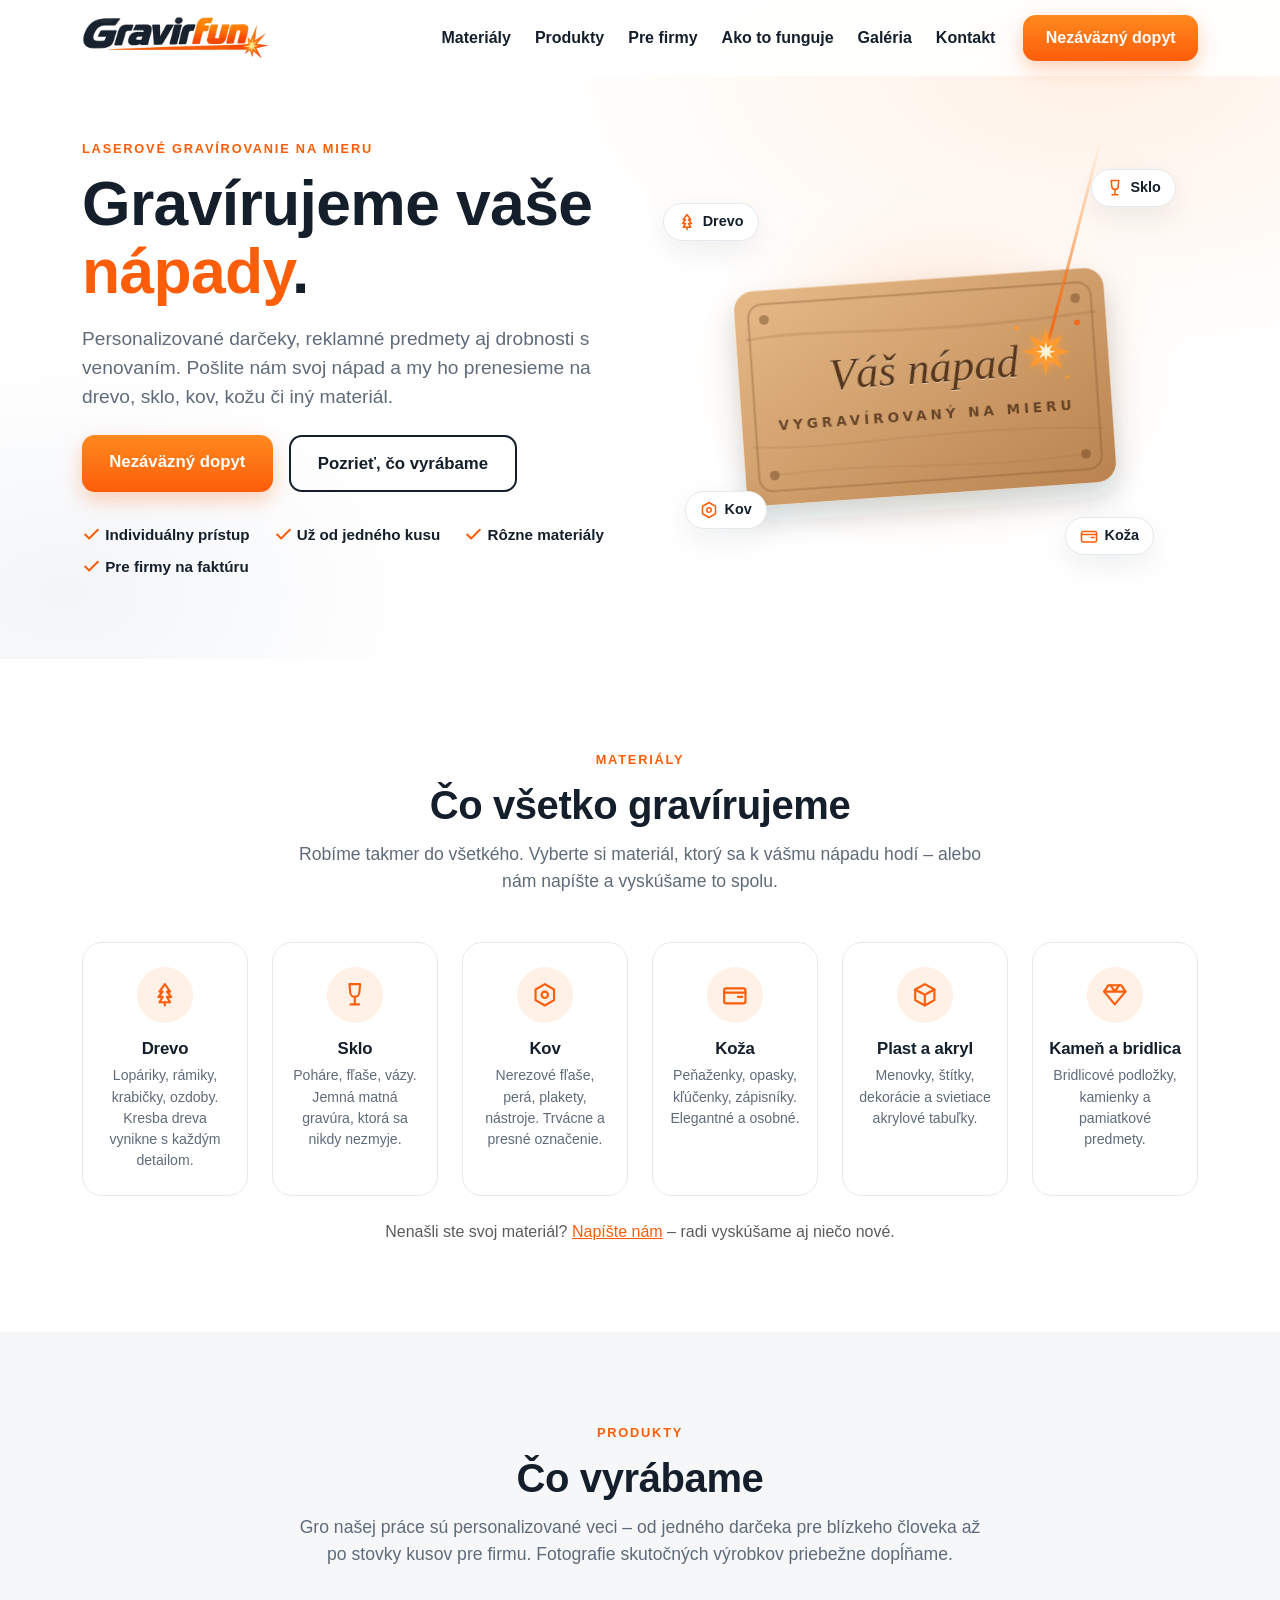
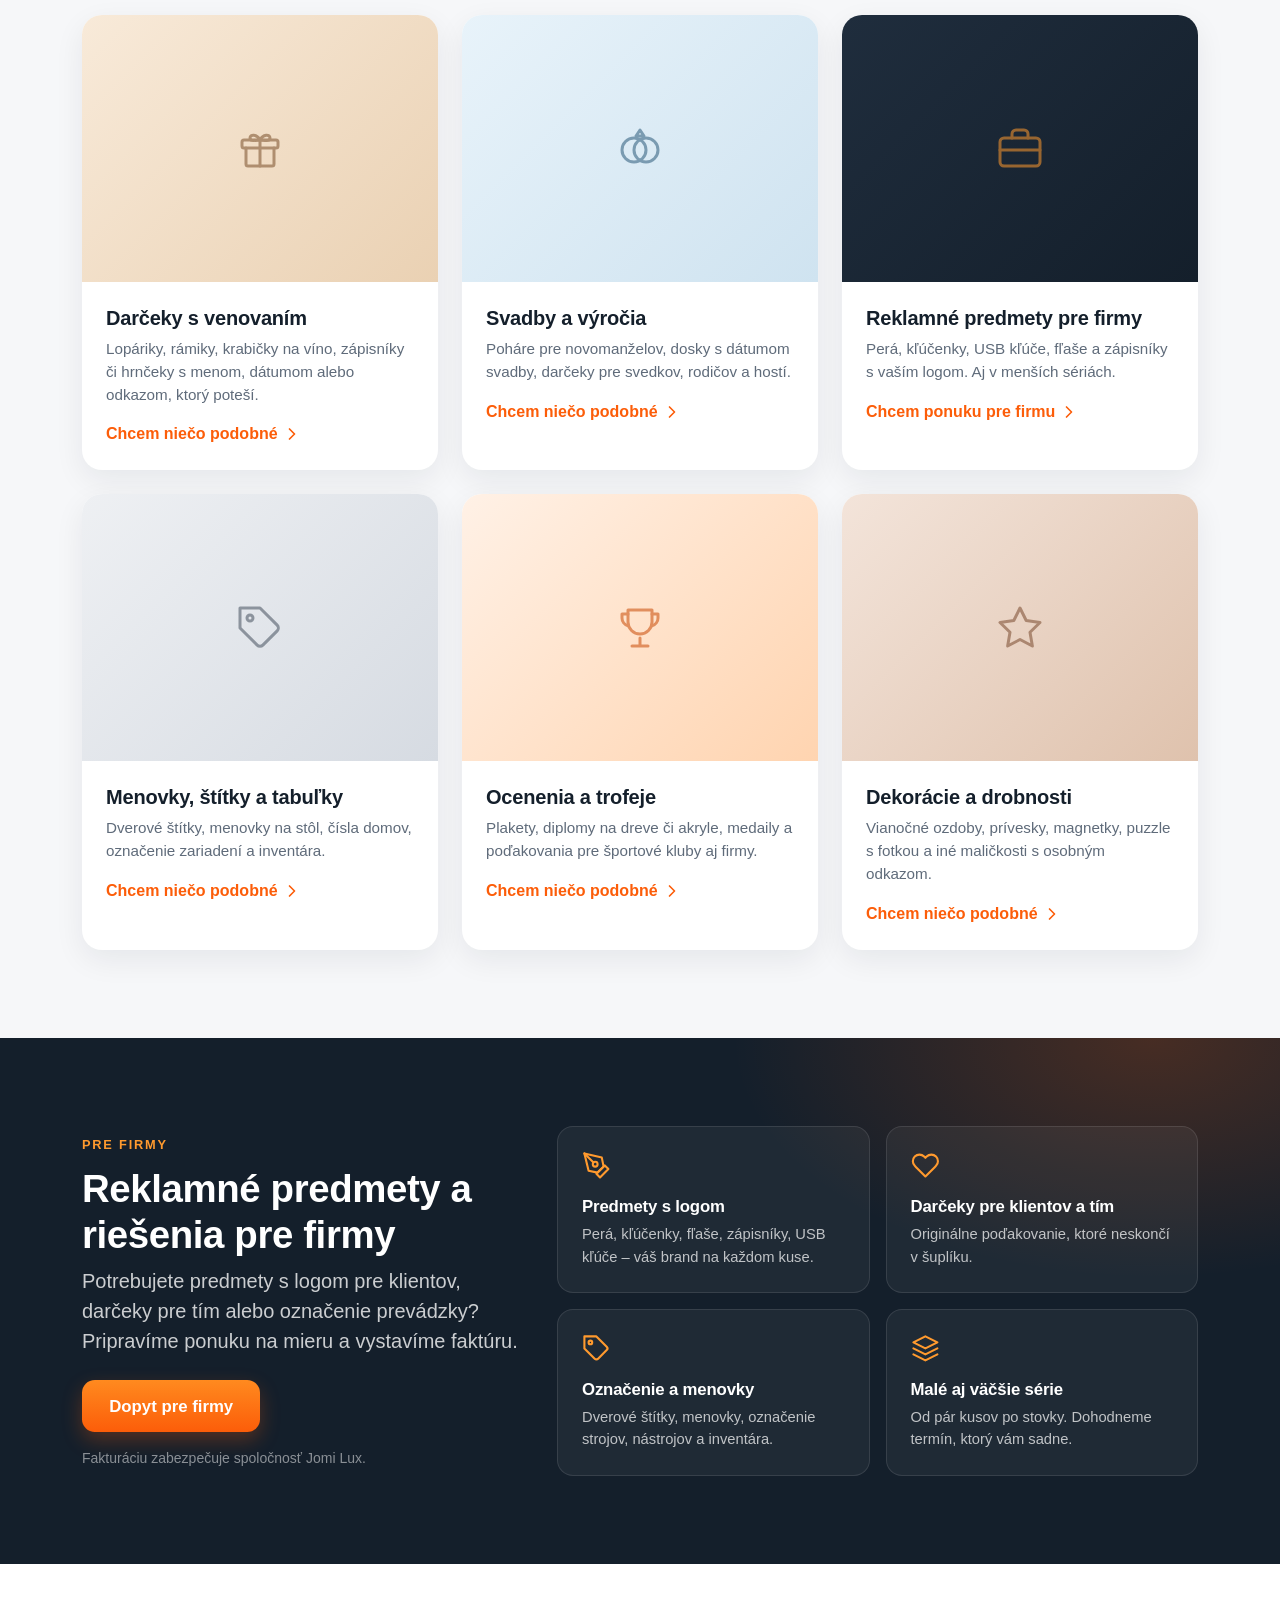
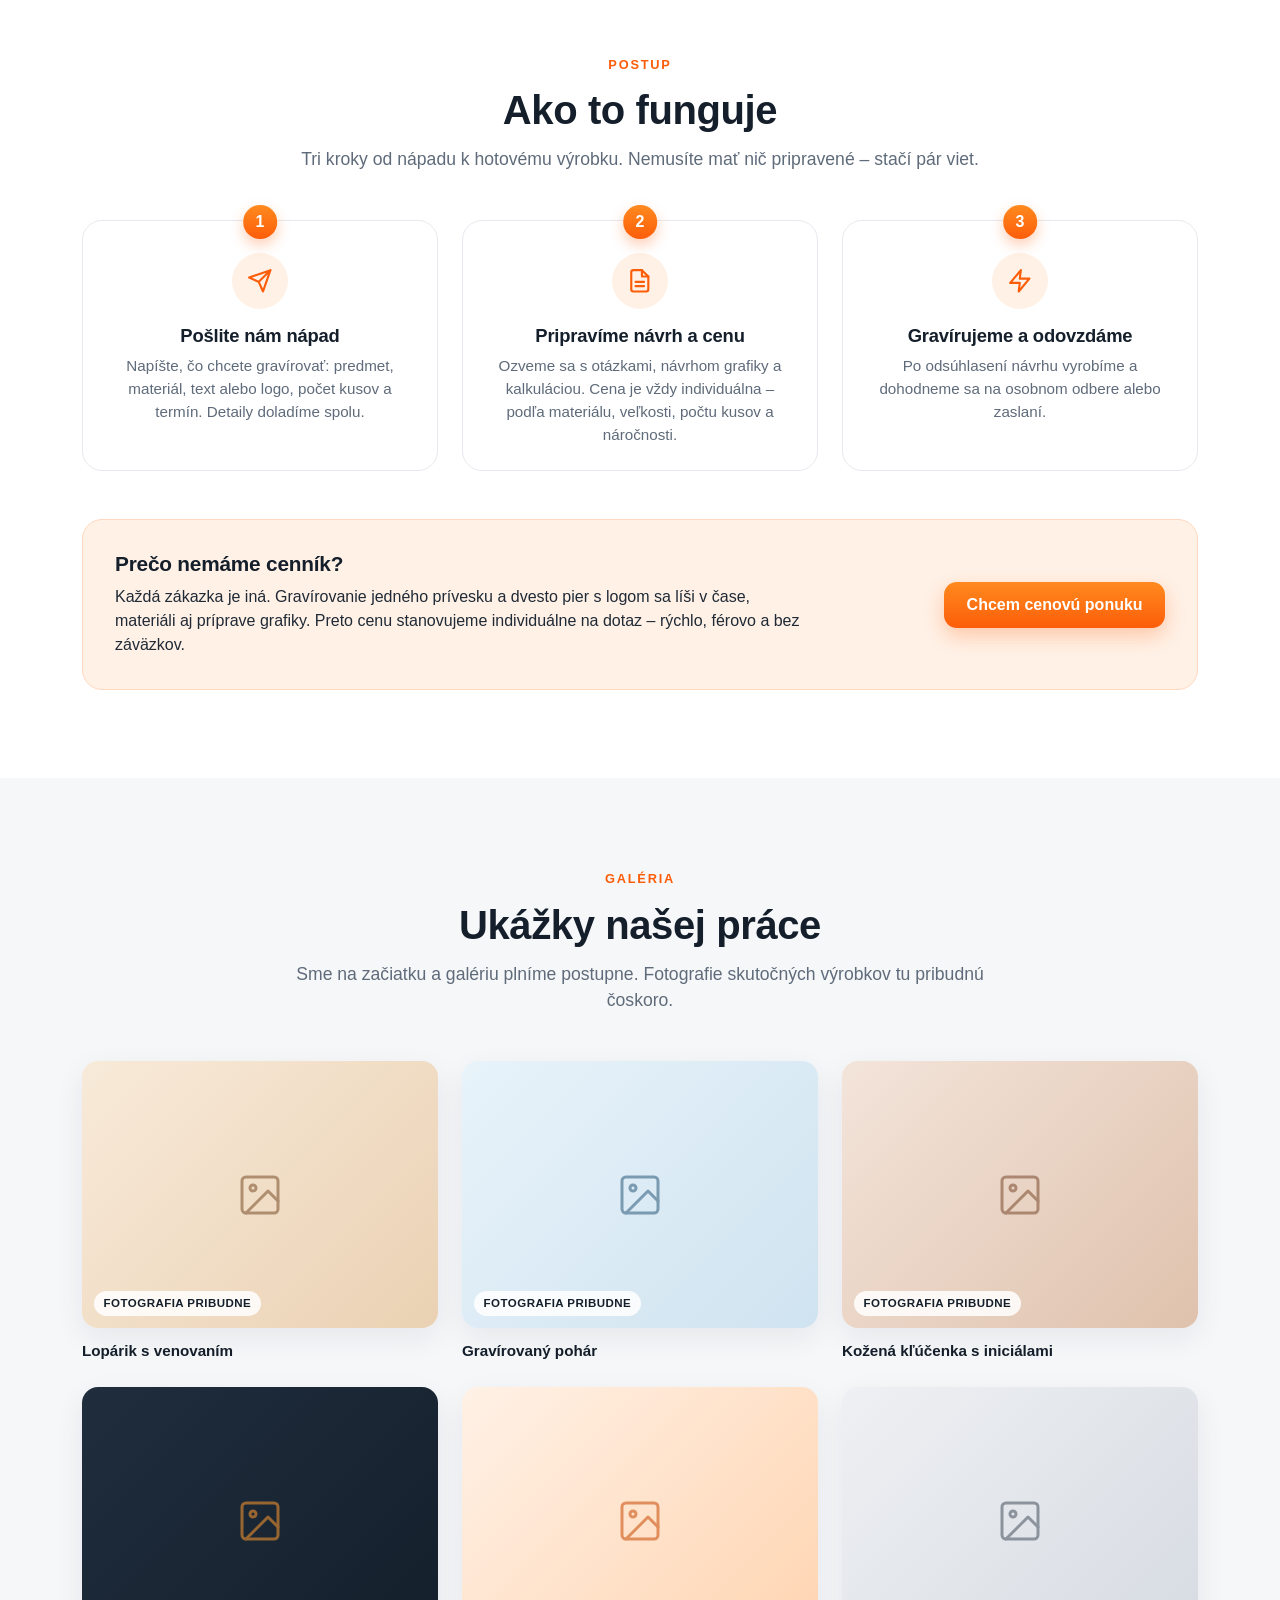
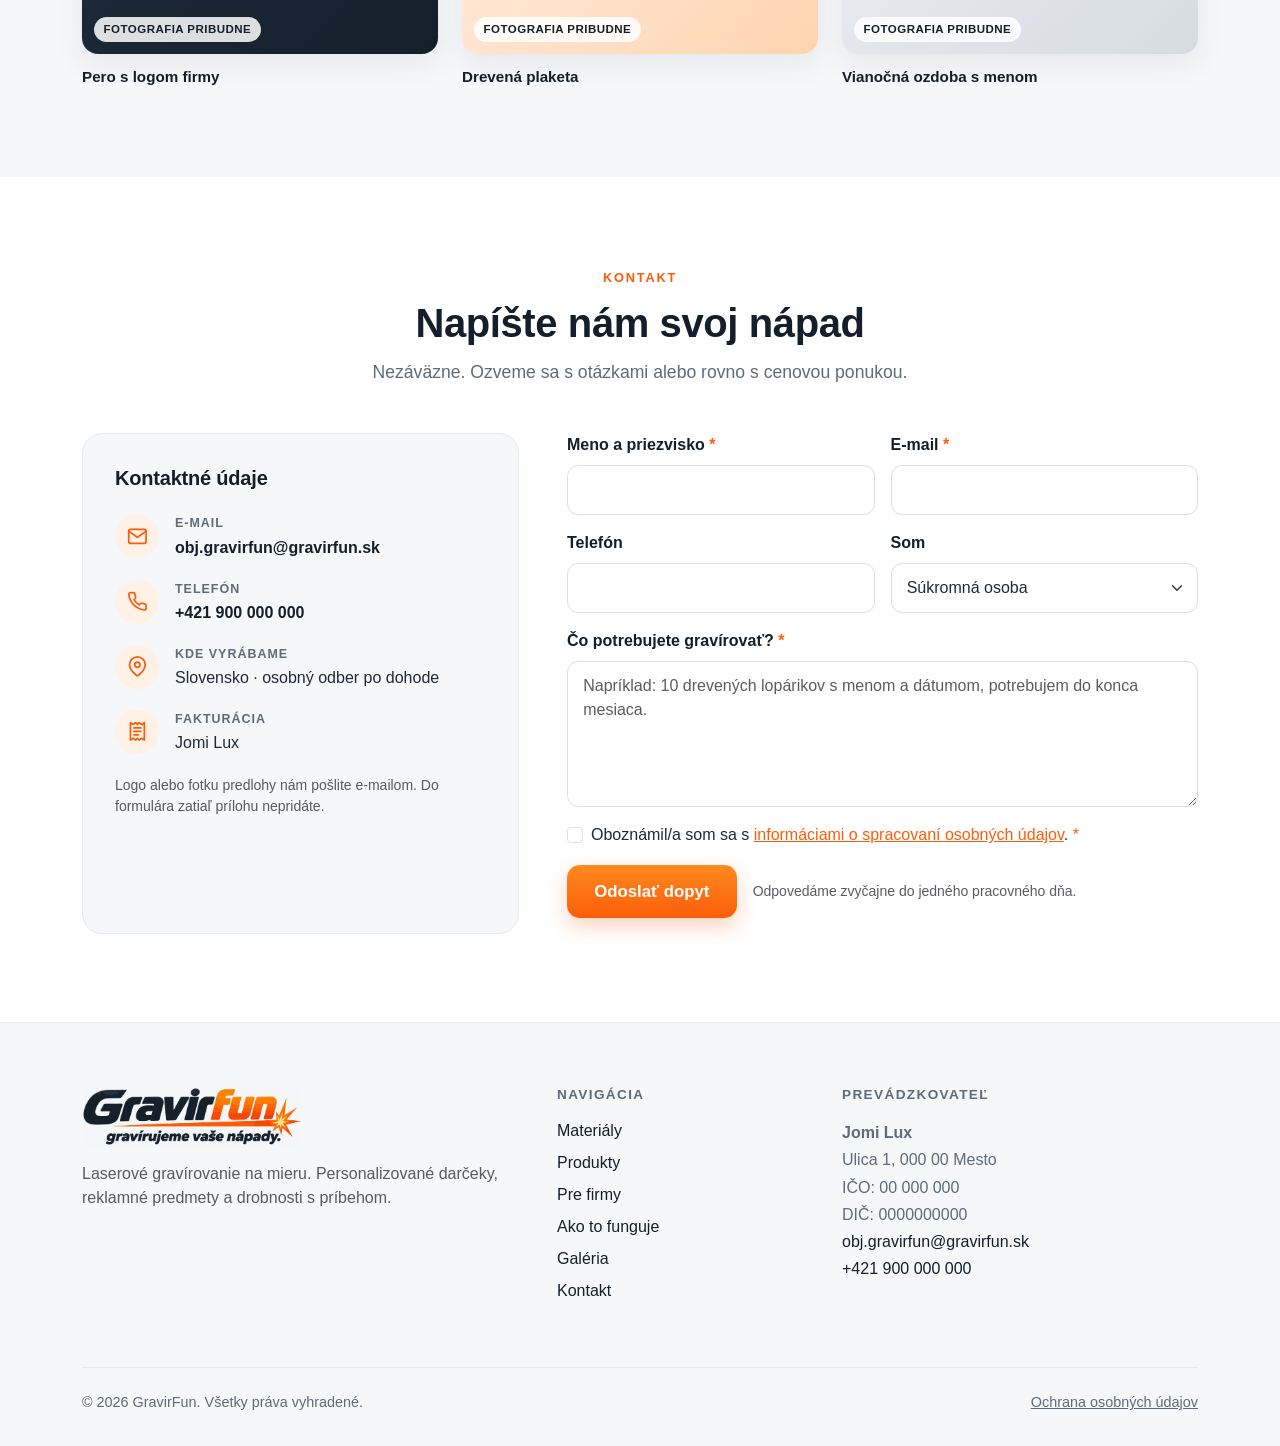
<file: index.html>
<!doctype html>
<html lang="sk">
<head>
  <meta charset="utf-8">
  <meta name="viewport" content="width=device-width, initial-scale=1">
  <title>GravirFun – gravírovanie na mieru | Personalizované darčeky a reklamné predmety</title>
  <meta name="description" content="GravirFun – laserové gravírovanie na mieru. Personalizované darčeky s venovaním, reklamné predmety pre firmy, menovky, trofeje a drobnosti na drevo, sklo, kov či kožu. Pošlite nám nezáväzný dopyt.">
  <meta name="theme-color" content="#ff6a00">
  <!-- Pri zmene domény uprav adresy v canonical, og:url, og:image a JSON-LD nižšie -->
  <link rel="canonical" href="https://gravirfun.sk/">
  <meta property="og:type" content="website">
  <meta property="og:locale" content="sk_SK">
  <meta property="og:site_name" content="GravirFun">
  <meta property="og:title" content="GravirFun – gravírujeme vaše nápady">
  <meta property="og:description" content="Laserové gravírovanie na mieru: personalizované darčeky, reklamné predmety pre firmy a drobnosti s príbehom.">
  <meta property="og:url" content="https://gravirfun.sk/">
  <meta property="og:image" content="https://gravirfun.sk/assets/img/og-image.jpg">
  <meta property="og:image:width" content="1200">
  <meta property="og:image:height" content="630">
  <meta name="twitter:card" content="summary_large_image">
  <link rel="icon" href="assets/img/favicon.svg" type="image/svg+xml">
  <link rel="icon" href="assets/img/icon-192.png" sizes="192x192" type="image/png">
  <link rel="apple-touch-icon" href="assets/img/apple-touch-icon.png">
  <link rel="manifest" href="site.webmanifest">
  <link rel="stylesheet" href="assets/vendor/bootstrap/bootstrap.min.css">
  <link rel="stylesheet" href="assets/css/style.css">
  <script type="application/ld+json">
  {
    "@context": "https://schema.org",
    "@type": "LocalBusiness",
    "name": "GravirFun",
    "description": "Laserové gravírovanie na mieru – personalizované darčeky, reklamné predmety pre firmy, menovky a trofeje.",
    "url": "https://gravirfun.sk/",
    "image": "https://gravirfun.sk/assets/img/og-image.jpg",
    "areaServed": "SK",
    "parentOrganization": { "@type": "Organization", "name": "Jomi Lux" }
  }
  </script>
</head>
<body>

  <!-- Ikony (inline SVG sprite) -->
  <svg xmlns="http://www.w3.org/2000/svg" style="display:none" aria-hidden="true">
    <symbol id="i-tree" viewBox="0 0 24 24"><path d="M12 2l5 7h-3l4 5h-4l3 5H7l3-5H6l4-5H7z"/><path d="M12 19v3"/></symbol>
    <symbol id="i-glass" viewBox="0 0 24 24"><path d="M7 2h10l-.7 7.5a4.3 4.3 0 0 1-8.6 0z"/><path d="M12 14v6M8 21h8"/></symbol>
    <symbol id="i-nut" viewBox="0 0 24 24"><path d="M12 2l8.66 5v10L12 22l-8.66-5V7z"/><circle cx="12" cy="12" r="3"/></symbol>
    <symbol id="i-wallet" viewBox="0 0 24 24"><rect x="2" y="6" width="20" height="14" rx="2"/><path d="M2 10h20"/><path d="M15 14h4"/></symbol>
    <symbol id="i-cube" viewBox="0 0 24 24"><path d="M12 2l9 5v10l-9 5-9-5V7z"/><path d="M3 7l9 5 9-5M12 12v10"/></symbol>
    <symbol id="i-gem" viewBox="0 0 24 24"><path d="M6 3h12l4 6-10 12L2 9z"/><path d="M2 9h20M8 3l4 6 4-6"/></symbol>
    <symbol id="i-gift" viewBox="0 0 24 24"><rect x="3" y="8" width="18" height="4" rx="1"/><path d="M5 12v8a1 1 0 0 0 1 1h12a1 1 0 0 0 1-1v-8"/><path d="M12 8v13"/><path d="M12 8c-1.5-3-5-3-5-1s3 1 5 1zm0 0c1.5-3 5-3 5-1s-3 1-5 1z"/></symbol>
    <symbol id="i-rings" viewBox="0 0 24 24"><circle cx="9" cy="13" r="6"/><circle cx="15" cy="13" r="6"/><path d="M12 3l-2 3h4z"/></symbol>
    <symbol id="i-briefcase" viewBox="0 0 24 24"><rect x="2" y="7" width="20" height="14" rx="2"/><path d="M8 7V5a2 2 0 0 1 2-2h4a2 2 0 0 1 2 2v2M2 13h20"/></symbol>
    <symbol id="i-tag" viewBox="0 0 24 24"><path d="M20.59 13.41l-7.17 7.17a2 2 0 0 1-2.83 0L2 12V2h10l8.59 8.59a2 2 0 0 1 0 2.82z"/><circle cx="7" cy="7" r="1.5"/></symbol>
    <symbol id="i-trophy" viewBox="0 0 24 24"><path d="M8 21h8M12 17v4M6 3h12v6a6 6 0 0 1-12 0z"/><path d="M6 5H3v2a4 4 0 0 0 3 3.87M18 5h3v2a4 4 0 0 1-3 3.87"/></symbol>
    <symbol id="i-star" viewBox="0 0 24 24"><path d="M12 2l3.09 6.26L22 9.27l-5 4.87 1.18 6.88L12 17.77l-6.18 3.25L7 14.14 2 9.27l6.91-1.01z"/></symbol>
    <symbol id="i-send" viewBox="0 0 24 24"><path d="M22 2L11 13M22 2l-7 20-4-9-9-4z"/></symbol>
    <symbol id="i-file" viewBox="0 0 24 24"><path d="M14 2H6a2 2 0 0 0-2 2v16a2 2 0 0 0 2 2h12a2 2 0 0 0 2-2V8z"/><path d="M14 2v6h6M8 13h8M8 17h8"/></symbol>
    <symbol id="i-zap" viewBox="0 0 24 24"><path d="M13 2L3 14h9l-1 8 10-12h-9z"/></symbol>
    <symbol id="i-mail" viewBox="0 0 24 24"><rect x="2" y="4" width="20" height="16" rx="2"/><path d="M22 6l-10 7L2 6"/></symbol>
    <symbol id="i-phone" viewBox="0 0 24 24"><path d="M22 16.92v3a2 2 0 0 1-2.18 2 19.79 19.79 0 0 1-8.63-3.07 19.5 19.5 0 0 1-6-6A19.79 19.79 0 0 1 2.12 4.18 2 2 0 0 1 4.11 2h3a2 2 0 0 1 2 1.72c.13.96.37 1.9.72 2.81a2 2 0 0 1-.45 2.11L8.09 9.91a16 16 0 0 0 6 6l1.27-1.27a2 2 0 0 1 2.11-.45c.91.35 1.85.59 2.81.72A2 2 0 0 1 22 16.92z"/></symbol>
    <symbol id="i-pin" viewBox="0 0 24 24"><path d="M21 10c0 7-9 13-9 13s-9-6-9-13a9 9 0 0 1 18 0z"/><circle cx="12" cy="10" r="3"/></symbol>
    <symbol id="i-check" viewBox="0 0 24 24"><path d="M20 6L9 17l-5-5"/></symbol>
    <symbol id="i-image" viewBox="0 0 24 24"><rect x="3" y="3" width="18" height="18" rx="2"/><circle cx="8.5" cy="8.5" r="1.5"/><path d="M21 15l-5-5L5 21"/></symbol>
    <symbol id="i-layers" viewBox="0 0 24 24"><path d="M12 2l10 5-10 5L2 7z"/><path d="M2 12l10 5 10-5M2 17l10 5 10-5"/></symbol>
    <symbol id="i-pen" viewBox="0 0 24 24"><path d="M12 19l7-7 3 3-7 7-3-3z"/><path d="M18 13l-1.5-7.5L2 2l3.5 14.5L13 18l5-5z"/><path d="M2 2l7.586 7.586"/><circle cx="11" cy="11" r="2"/></symbol>
    <symbol id="i-chevron" viewBox="0 0 24 24"><path d="M9 18l6-6-6-6"/></symbol>
    <symbol id="i-users" viewBox="0 0 24 24"><path d="M17 21v-2a4 4 0 0 0-4-4H5a4 4 0 0 0-4 4v2"/><circle cx="9" cy="7" r="4"/><path d="M23 21v-2a4 4 0 0 0-3-3.87M16 3.13a4 4 0 0 1 0 7.75"/></symbol>
    <symbol id="i-receipt" viewBox="0 0 24 24"><path d="M4 2v20l3-2 3 2 2-2 2 2 3-2 3 2V2l-3 2-3-2-2 2-2-2-3 2z"/><path d="M8 8h8M8 12h8M8 16h5"/></symbol>
    <symbol id="i-heart" viewBox="0 0 24 24"><path d="M20.84 4.61a5.5 5.5 0 0 0-7.78 0L12 5.67l-1.06-1.06a5.5 5.5 0 0 0-7.78 7.78l1.06 1.06L12 21.23l7.78-7.78 1.06-1.06a5.5 5.5 0 0 0 0-7.78z"/></symbol>
    <symbol id="i-box" viewBox="0 0 24 24"><path d="M21 16V8a2 2 0 0 0-1-1.73l-7-4a2 2 0 0 0-2 0l-7 4A2 2 0 0 0 3 8v8a2 2 0 0 0 1 1.73l7 4a2 2 0 0 0 2 0l7-4A2 2 0 0 0 21 16z"/><path d="M3.27 6.96L12 12.01l8.73-5.05M12 22.08V12"/></symbol>
  </svg>

  <!-- Navigácia -->
  <nav class="navbar navbar-expand-lg fixed-top" id="mainNav" aria-label="Hlavná navigácia">
    <div class="container">
      <a class="navbar-brand" href="#uvod">
        <img src="assets/img/logo-nav.png" alt="GravirFun" width="520" height="122">
      </a>
      <button class="navbar-toggler" type="button" data-bs-toggle="collapse" data-bs-target="#navMenu" aria-controls="navMenu" aria-expanded="false" aria-label="Otvoriť menu">
        <span class="navbar-toggler-icon"></span>
      </button>
      <div class="collapse navbar-collapse" id="navMenu">
        <ul class="navbar-nav ms-auto align-items-lg-center">
          <li class="nav-item"><a class="nav-link" href="#materialy">Materiály</a></li>
          <li class="nav-item"><a class="nav-link" href="#produkty">Produkty</a></li>
          <li class="nav-item"><a class="nav-link" href="#firmy">Pre firmy</a></li>
          <li class="nav-item"><a class="nav-link" href="#postup">Ako to funguje</a></li>
          <li class="nav-item"><a class="nav-link" href="#galeria">Galéria</a></li>
          <li class="nav-item"><a class="nav-link" href="#kontakt">Kontakt</a></li>
          <li class="nav-item ms-lg-3 mt-3 mt-lg-0"><a class="btn btn-brand" href="#kontakt">Nezáväzný dopyt</a></li>
        </ul>
      </div>
    </div>
  </nav>

  <main>
    <!-- Úvod -->
    <header id="uvod" class="hero">
      <div class="container">
        <div class="row align-items-center gy-5">
          <div class="col-lg-6">
            <span class="eyebrow">Laserové gravírovanie na mieru</span>
            <h1 class="hero-title">Gravírujeme vaše <span class="text-brand">nápady</span>.</h1>
            <p class="lead hero-lead">Personalizované darčeky, reklamné predmety aj drobnosti s venovaním. Pošlite nám svoj nápad a my ho prenesieme na drevo, sklo, kov, kožu či iný materiál.</p>
            <div class="d-flex flex-wrap gap-3 mt-4">
              <a href="#kontakt" class="btn btn-brand btn-lg">Nezáväzný dopyt</a>
              <a href="#produkty" class="btn btn-outline-navy btn-lg">Pozrieť, čo vyrábame</a>
            </div>
            <ul class="hero-points list-unstyled">
              <li><svg class="icon"><use href="#i-check"/></svg> Individuálny prístup</li>
              <li><svg class="icon"><use href="#i-check"/></svg> Už od jedného kusu</li>
              <li><svg class="icon"><use href="#i-check"/></svg> Rôzne materiály</li>
              <li><svg class="icon"><use href="#i-check"/></svg> Pre firmy na faktúru</li>
            </ul>
          </div>
          <div class="col-lg-6">
            <div class="hero-visual">
              <svg viewBox="0 0 560 440" xmlns="http://www.w3.org/2000/svg" role="img" aria-labelledby="heroSvgTitle">
                <title id="heroSvgTitle">Ilustrácia: laser gravíruje nápis na drevenú tabuľku</title>
                <defs>
                  <radialGradient id="blob" cx="50%" cy="50%" r="50%">
                    <stop offset="0" stop-color="#ffd3b3"/>
                    <stop offset="1" stop-color="#fff3ea" stop-opacity="0"/>
                  </radialGradient>
                  <linearGradient id="wood" x1="0" y1="0" x2="1" y2="1">
                    <stop offset="0" stop-color="#e6ba88"/>
                    <stop offset="1" stop-color="#b9834f"/>
                  </linearGradient>
                  <linearGradient id="beam" x1="0" y1="0" x2="0" y2="1">
                    <stop offset="0" stop-color="#ff9a2e" stop-opacity="0"/>
                    <stop offset="1" stop-color="#fc5d09"/>
                  </linearGradient>
                  <filter id="glow" x="-50%" y="-50%" width="200%" height="200%">
                    <feGaussianBlur stdDeviation="4" result="b"/>
                    <feMerge><feMergeNode in="b"/><feMergeNode in="SourceGraphic"/></feMerge>
                  </filter>
                  <filter id="shadow" x="-10%" y="-10%" width="120%" height="140%">
                    <feDropShadow dx="0" dy="16" stdDeviation="14" flood-color="#141f2b" flood-opacity=".18"/>
                  </filter>
                </defs>
                <ellipse cx="290" cy="235" rx="260" ry="195" fill="url(#blob)"/>
                <g filter="url(#shadow)" transform="rotate(-4 280 250)">
                  <rect x="90" y="140" width="380" height="220" rx="20" fill="url(#wood)"/>
                  <rect x="104" y="154" width="352" height="192" rx="14" fill="none" stroke="#7a4f2a" stroke-opacity=".35" stroke-width="2"/>
                  <path d="M100 190 C 180 180, 260 200, 460 185" stroke="#8b5a30" stroke-opacity=".18" fill="none" stroke-width="3"/>
                  <path d="M100 300 C 200 310, 300 290, 460 305" stroke="#8b5a30" stroke-opacity=".15" fill="none" stroke-width="2"/>
                  <path d="M120 330 C 220 322, 330 340, 440 330" stroke="#8b5a30" stroke-opacity=".12" fill="none" stroke-width="2"/>
                  <circle cx="120" cy="170" r="5" fill="#6b4323" opacity=".45"/>
                  <circle cx="440" cy="170" r="5" fill="#6b4323" opacity=".45"/>
                  <circle cx="120" cy="330" r="5" fill="#6b4323" opacity=".45"/>
                  <circle cx="440" cy="330" r="5" fill="#6b4323" opacity=".45"/>
                  <text x="280" y="246" text-anchor="middle" font-family="Georgia, 'Times New Roman', serif" font-style="italic" font-size="46" fill="#f6e2c8" opacity=".6" transform="translate(0,1.5)">Váš nápad</text>
                  <text x="280" y="246" text-anchor="middle" font-family="Georgia, 'Times New Roman', serif" font-style="italic" font-size="46" fill="#55341a">Váš nápad</text>
                  <text x="280" y="284" text-anchor="middle" font-family="system-ui, -apple-system, 'Segoe UI', Roboto, sans-serif" font-size="14" font-weight="600" letter-spacing="4" fill="#55341a" opacity=".85">VYGRAVÍROVANÝ NA MIERU</text>
                </g>
                <line x1="462" y1="-10" x2="404" y2="214" stroke="url(#beam)" stroke-width="3" stroke-linecap="round"/>
                <g filter="url(#glow)" transform="translate(404 214)">
                  <polygon points="0,-24 3.7,-9 17,-17 9,-3.7 24,0 9,3.7 17,17 3.7,9 0,24 -3.7,9 -17,17 -9,3.7 -24,0 -9,-3.7 -17,-17 -3.7,-9" fill="#ff9a2e"/>
                  <polygon points="0,-10 1.5,-3.7 7,-7 3.7,-1.5 10,0 3.7,1.5 7,7 1.5,3.7 0,10 -1.5,3.7 -7,7 -3.7,1.5 -10,0 -3.7,-1.5 -7,-7 -1.5,-3.7" fill="#fff4d6"/>
                </g>
                <circle cx="436" cy="184" r="3" fill="#fc5d09" opacity=".8"/>
                <circle cx="374" cy="190" r="2.5" fill="#ff9a2e" opacity=".8"/>
                <circle cx="426" cy="240" r="2" fill="#ff9a2e" opacity=".7"/>
              </svg>
              <span class="chip chip-1"><svg class="icon"><use href="#i-tree"/></svg> Drevo</span>
              <span class="chip chip-2"><svg class="icon"><use href="#i-glass"/></svg> Sklo</span>
              <span class="chip chip-3"><svg class="icon"><use href="#i-nut"/></svg> Kov</span>
              <span class="chip chip-4"><svg class="icon"><use href="#i-wallet"/></svg> Koža</span>
            </div>
          </div>
        </div>
      </div>
    </header>

    <!-- Materiály -->
    <section id="materialy" class="section">
      <div class="container">
        <div class="section-head">
          <span class="eyebrow">Materiály</span>
          <h2>Čo všetko gravírujeme</h2>
          <p class="sub">Robíme takmer do všetkého. Vyberte si materiál, ktorý sa k vášmu nápadu hodí – alebo nám napíšte a vyskúšame to spolu.</p>
        </div>
        <div class="row g-4">
          <div class="col-6 col-md-4 col-lg-2">
            <div class="material">
              <div class="icon-circle"><svg class="icon"><use href="#i-tree"/></svg></div>
              <h3>Drevo</h3>
              <p>Lopáriky, rámiky, krabičky, ozdoby. Kresba dreva vynikne s každým detailom.</p>
            </div>
          </div>
          <div class="col-6 col-md-4 col-lg-2">
            <div class="material">
              <div class="icon-circle"><svg class="icon"><use href="#i-glass"/></svg></div>
              <h3>Sklo</h3>
              <p>Poháre, fľaše, vázy. Jemná matná gravúra, ktorá sa nikdy nezmyje.</p>
            </div>
          </div>
          <div class="col-6 col-md-4 col-lg-2">
            <div class="material">
              <div class="icon-circle"><svg class="icon"><use href="#i-nut"/></svg></div>
              <h3>Kov</h3>
              <p>Nerezové fľaše, perá, plakety, nástroje. Trvácne a presné označenie.</p>
            </div>
          </div>
          <div class="col-6 col-md-4 col-lg-2">
            <div class="material">
              <div class="icon-circle"><svg class="icon"><use href="#i-wallet"/></svg></div>
              <h3>Koža</h3>
              <p>Peňaženky, opasky, kľúčenky, zápisníky. Elegantné a osobné.</p>
            </div>
          </div>
          <div class="col-6 col-md-4 col-lg-2">
            <div class="material">
              <div class="icon-circle"><svg class="icon"><use href="#i-cube"/></svg></div>
              <h3>Plast a akryl</h3>
              <p>Menovky, štítky, dekorácie a svietiace akrylové tabuľky.</p>
            </div>
          </div>
          <div class="col-6 col-md-4 col-lg-2">
            <div class="material">
              <div class="icon-circle"><svg class="icon"><use href="#i-gem"/></svg></div>
              <h3>Kameň a bridlica</h3>
              <p>Bridlicové podložky, kamienky a pamiatkové predmety.</p>
            </div>
          </div>
        </div>
        <p class="text-center text-muted mt-4 mb-0">Nenašli ste svoj materiál? <a href="#kontakt">Napíšte nám</a> – radi vyskúšame aj niečo nové.</p>
      </div>
    </section>

    <!-- Produkty -->
    <section id="produkty" class="section section-alt">
      <div class="container">
        <div class="section-head">
          <span class="eyebrow">Produkty</span>
          <h2>Čo vyrábame</h2>
          <p class="sub">Gro našej práce sú personalizované veci – od jedného darčeka pre blízkeho človeka až po stovky kusov pre firmu. Fotografie skutočných výrobkov priebežne dopĺňame.</p>
        </div>
        <div class="row g-4">
          <!-- Produkt: Darčeky s venovaním. Ilustráciu nahraď fotkou: <img class="product-img" src="assets/img/produkty/darceky.jpg" alt="..."> -->
          <div class="col-md-6 col-lg-4">
            <article class="card card-soft product h-100">
              <div class="ph ph-wood"><svg class="icon icon-xl"><use href="#i-gift"/></svg></div>
              <div class="card-body">
                <h3 class="h5">Darčeky s venovaním</h3>
                <p>Lopáriky, rámiky, krabičky na víno, zápisníky či hrnčeky s menom, dátumom alebo odkazom, ktorý poteší.</p>
                <a href="#kontakt" class="more">Chcem niečo podobné <svg class="icon"><use href="#i-chevron"/></svg></a>
              </div>
            </article>
          </div>
          <div class="col-md-6 col-lg-4">
            <article class="card card-soft product h-100">
              <div class="ph ph-glass"><svg class="icon icon-xl"><use href="#i-rings"/></svg></div>
              <div class="card-body">
                <h3 class="h5">Svadby a výročia</h3>
                <p>Poháre pre novomanželov, dosky s dátumom svadby, darčeky pre svedkov, rodičov a hostí.</p>
                <a href="#kontakt" class="more">Chcem niečo podobné <svg class="icon"><use href="#i-chevron"/></svg></a>
              </div>
            </article>
          </div>
          <div class="col-md-6 col-lg-4">
            <article class="card card-soft product h-100">
              <div class="ph ph-navy"><svg class="icon icon-xl"><use href="#i-briefcase"/></svg></div>
              <div class="card-body">
                <h3 class="h5">Reklamné predmety pre firmy</h3>
                <p>Perá, kľúčenky, USB kľúče, fľaše a zápisníky s vaším logom. Aj v menších sériách.</p>
                <a href="#kontakt" class="more" data-typ="firma">Chcem ponuku pre firmu <svg class="icon"><use href="#i-chevron"/></svg></a>
              </div>
            </article>
          </div>
          <div class="col-md-6 col-lg-4">
            <article class="card card-soft product h-100">
              <div class="ph ph-metal"><svg class="icon icon-xl"><use href="#i-tag"/></svg></div>
              <div class="card-body">
                <h3 class="h5">Menovky, štítky a tabuľky</h3>
                <p>Dverové štítky, menovky na stôl, čísla domov, označenie zariadení a inventára.</p>
                <a href="#kontakt" class="more">Chcem niečo podobné <svg class="icon"><use href="#i-chevron"/></svg></a>
              </div>
            </article>
          </div>
          <div class="col-md-6 col-lg-4">
            <article class="card card-soft product h-100">
              <div class="ph ph-orange"><svg class="icon icon-xl"><use href="#i-trophy"/></svg></div>
              <div class="card-body">
                <h3 class="h5">Ocenenia a trofeje</h3>
                <p>Plakety, diplomy na dreve či akryle, medaily a poďakovania pre športové kluby aj firmy.</p>
                <a href="#kontakt" class="more">Chcem niečo podobné <svg class="icon"><use href="#i-chevron"/></svg></a>
              </div>
            </article>
          </div>
          <div class="col-md-6 col-lg-4">
            <article class="card card-soft product h-100">
              <div class="ph ph-leather"><svg class="icon icon-xl"><use href="#i-star"/></svg></div>
              <div class="card-body">
                <h3 class="h5">Dekorácie a drobnosti</h3>
                <p>Vianočné ozdoby, prívesky, magnetky, puzzle s fotkou a iné maličkosti s osobným odkazom.</p>
                <a href="#kontakt" class="more">Chcem niečo podobné <svg class="icon"><use href="#i-chevron"/></svg></a>
              </div>
            </article>
          </div>
        </div>
      </div>
    </section>

    <!-- Pre firmy -->
    <section id="firmy" class="section band-navy">
      <div class="container">
        <div class="row align-items-center gy-5">
          <div class="col-lg-5">
            <span class="eyebrow eyebrow-light">Pre firmy</span>
            <h2 class="text-white">Reklamné predmety a riešenia pre firmy</h2>
            <p class="lead text-white-75">Potrebujete predmety s logom pre klientov, darčeky pre tím alebo označenie prevádzky? Pripravíme ponuku na mieru a vystavíme faktúru.</p>
            <a href="#kontakt" class="btn btn-brand btn-lg mt-2" data-typ="firma">Dopyt pre firmy</a>
            <p class="small text-white-50 mt-3 mb-0">Fakturáciu zabezpečuje spoločnosť Jomi Lux.</p>
          </div>
          <div class="col-lg-7">
            <div class="row g-3">
              <div class="col-sm-6">
                <div class="feature-tile">
                  <svg class="icon"><use href="#i-pen"/></svg>
                  <h3>Predmety s logom</h3>
                  <p>Perá, kľúčenky, fľaše, zápisníky, USB kľúče – váš brand na každom kuse.</p>
                </div>
              </div>
              <div class="col-sm-6">
                <div class="feature-tile">
                  <svg class="icon"><use href="#i-heart"/></svg>
                  <h3>Darčeky pre klientov a tím</h3>
                  <p>Originálne poďakovanie, ktoré neskončí v šuplíku.</p>
                </div>
              </div>
              <div class="col-sm-6">
                <div class="feature-tile">
                  <svg class="icon"><use href="#i-tag"/></svg>
                  <h3>Označenie a menovky</h3>
                  <p>Dverové štítky, menovky, označenie strojov, nástrojov a inventára.</p>
                </div>
              </div>
              <div class="col-sm-6">
                <div class="feature-tile">
                  <svg class="icon"><use href="#i-layers"/></svg>
                  <h3>Malé aj väčšie série</h3>
                  <p>Od pár kusov po stovky. Dohodneme termín, ktorý vám sadne.</p>
                </div>
              </div>
            </div>
          </div>
        </div>
      </div>
    </section>

    <!-- Ako to funguje -->
    <section id="postup" class="section">
      <div class="container">
        <div class="section-head">
          <span class="eyebrow">Postup</span>
          <h2>Ako to funguje</h2>
          <p class="sub">Tri kroky od nápadu k hotovému výrobku. Nemusíte mať nič pripravené – stačí pár viet.</p>
        </div>
        <div class="row g-4">
          <div class="col-md-4">
            <div class="step">
              <div class="step-number">1</div>
              <div class="icon-circle"><svg class="icon"><use href="#i-send"/></svg></div>
              <h3>Pošlite nám nápad</h3>
              <p>Napíšte, čo chcete gravírovať: predmet, materiál, text alebo logo, počet kusov a termín. Detaily doladíme spolu.</p>
            </div>
          </div>
          <div class="col-md-4">
            <div class="step">
              <div class="step-number">2</div>
              <div class="icon-circle"><svg class="icon"><use href="#i-file"/></svg></div>
              <h3>Pripravíme návrh a cenu</h3>
              <p>Ozveme sa s otázkami, návrhom grafiky a kalkuláciou. Cena je vždy individuálna – podľa materiálu, veľkosti, počtu kusov a náročnosti.</p>
            </div>
          </div>
          <div class="col-md-4">
            <div class="step">
              <div class="step-number">3</div>
              <div class="icon-circle"><svg class="icon"><use href="#i-zap"/></svg></div>
              <h3>Gravírujeme a odovzdáme</h3>
              <p>Po odsúhlasení návrhu vyrobíme a dohodneme sa na osobnom odbere alebo zaslaní.</p>
            </div>
          </div>
        </div>
        <div class="price-box mt-5">
          <div class="row align-items-center gy-3">
            <div class="col-lg-8">
              <h3>Prečo nemáme cenník?</h3>
              <p class="mb-0">Každá zákazka je iná. Gravírovanie jedného prívesku a dvesto pier s logom sa líši v čase, materiáli aj príprave grafiky. Preto cenu stanovujeme individuálne na dotaz – rýchlo, férovo a bez záväzkov.</p>
            </div>
            <div class="col-lg-4 text-lg-end">
              <a href="#kontakt" class="btn btn-brand">Chcem cenovú ponuku</a>
            </div>
          </div>
        </div>
      </div>
    </section>

    <!-- Galéria -->
    <section id="galeria" class="section section-alt">
      <div class="container">
        <div class="section-head">
          <span class="eyebrow">Galéria</span>
          <h2>Ukážky našej práce</h2>
          <p class="sub">Sme na začiatku a galériu plníme postupne. Fotografie skutočných výrobkov tu pribudnú čoskoro.</p>
        </div>
        <!-- Dlaždicu nahraď fotkou: <figure class="gallery-item"><img src="assets/img/galeria/01.jpg" alt="Lopárik s venovaním"><figcaption>Lopárik s venovaním</figcaption></figure> -->
        <div class="row g-4">
          <div class="col-6 col-lg-4">
            <figure class="gallery-item">
              <div class="ph ph-wood"><svg class="icon icon-xl"><use href="#i-image"/></svg><span class="ph-badge">Fotografia pribudne</span></div>
              <figcaption>Lopárik s venovaním</figcaption>
            </figure>
          </div>
          <div class="col-6 col-lg-4">
            <figure class="gallery-item">
              <div class="ph ph-glass"><svg class="icon icon-xl"><use href="#i-image"/></svg><span class="ph-badge">Fotografia pribudne</span></div>
              <figcaption>Gravírovaný pohár</figcaption>
            </figure>
          </div>
          <div class="col-6 col-lg-4">
            <figure class="gallery-item">
              <div class="ph ph-leather"><svg class="icon icon-xl"><use href="#i-image"/></svg><span class="ph-badge">Fotografia pribudne</span></div>
              <figcaption>Kožená kľúčenka s iniciálami</figcaption>
            </figure>
          </div>
          <div class="col-6 col-lg-4">
            <figure class="gallery-item">
              <div class="ph ph-navy"><svg class="icon icon-xl"><use href="#i-image"/></svg><span class="ph-badge">Fotografia pribudne</span></div>
              <figcaption>Pero s logom firmy</figcaption>
            </figure>
          </div>
          <div class="col-6 col-lg-4">
            <figure class="gallery-item">
              <div class="ph ph-orange"><svg class="icon icon-xl"><use href="#i-image"/></svg><span class="ph-badge">Fotografia pribudne</span></div>
              <figcaption>Drevená plaketa</figcaption>
            </figure>
          </div>
          <div class="col-6 col-lg-4">
            <figure class="gallery-item">
              <div class="ph ph-metal"><svg class="icon icon-xl"><use href="#i-image"/></svg><span class="ph-badge">Fotografia pribudne</span></div>
              <figcaption>Vianočná ozdoba s menom</figcaption>
            </figure>
          </div>
        </div>
      </div>
    </section>

    <!-- Kontakt -->
    <section id="kontakt" class="section">
      <div class="container">
        <div class="section-head">
          <span class="eyebrow">Kontakt</span>
          <h2>Napíšte nám svoj nápad</h2>
          <p class="sub">Nezáväzne. Ozveme sa s otázkami alebo rovno s cenovou ponukou.</p>
        </div>
        <div class="row g-4 g-lg-5">
          <div class="col-lg-5">
            <div class="contact-card">
              <h3 class="h5 mb-4">Kontaktné údaje</h3>
              <ul class="contact-list list-unstyled">
                <li>
                  <div class="icon-circle icon-circle-sm"><svg class="icon"><use href="#i-mail"/></svg></div>
                  <div>
                    <span class="label">E-mail</span>
                    <!-- DOPLNIŤ: skontroluj e-mailovú adresu -->
                    <a href="mailto:obj.gravirfun@gravirfun.sk" data-contact-email>obj.gravirfun@gravirfun.sk</a>
                  </div>
                </li>
                <li>
                  <div class="icon-circle icon-circle-sm"><svg class="icon"><use href="#i-phone"/></svg></div>
                  <div>
                    <span class="label">Telefón</span>
                    <!-- DOPLNIŤ: telefónne číslo (zatiaľ zástupné) -->
                    <a href="tel:+421900000000">+421 900 000 000</a>
                  </div>
                </li>
                <li>
                  <div class="icon-circle icon-circle-sm"><svg class="icon"><use href="#i-pin"/></svg></div>
                  <div>
                    <span class="label">Kde vyrábame</span>
                    <!-- DOPLNIŤ: mesto alebo región -->
                    <span>Slovensko · osobný odber po dohode</span>
                  </div>
                </li>
                <li>
                  <div class="icon-circle icon-circle-sm"><svg class="icon"><use href="#i-receipt"/></svg></div>
                  <div>
                    <span class="label">Fakturácia</span>
                    <span>Jomi Lux</span>
                  </div>
                </li>
              </ul>
              <p class="small text-muted mb-0">Logo alebo fotku predlohy nám pošlite e-mailom. Do formulára zatiaľ prílohu nepridáte.</p>
            </div>
          </div>
          <div class="col-lg-7">
            <form id="dopytForm" class="contact-form needs-validation" novalidate>
              <div class="row g-3">
                <div class="col-md-6">
                  <label for="meno" class="form-label">Meno a priezvisko <span class="req">*</span></label>
                  <input type="text" class="form-control" id="meno" name="meno" required autocomplete="name">
                  <div class="invalid-feedback">Napíšte nám, prosím, svoje meno.</div>
                </div>
                <div class="col-md-6">
                  <label for="email" class="form-label">E-mail <span class="req">*</span></label>
                  <input type="email" class="form-control" id="email" name="email" required autocomplete="email">
                  <div class="invalid-feedback">Zadajte platnú e-mailovú adresu.</div>
                </div>
                <div class="col-md-6">
                  <label for="telefon" class="form-label">Telefón</label>
                  <input type="tel" class="form-control" id="telefon" name="telefon" autocomplete="tel">
                </div>
                <div class="col-md-6">
                  <label for="typ" class="form-label">Som</label>
                  <select class="form-select" id="typ" name="typ">
                    <option value="sukromna-osoba" selected>Súkromná osoba</option>
                    <option value="firma">Firma alebo organizácia</option>
                  </select>
                </div>
                <div class="col-12">
                  <label for="sprava" class="form-label">Čo potrebujete gravírovať? <span class="req">*</span></label>
                  <textarea class="form-control" id="sprava" name="sprava" rows="5" required placeholder="Napríklad: 10 drevených lopárikov s menom a dátumom, potrebujem do konca mesiaca."></textarea>
                  <div class="invalid-feedback">Opíšte nám, prosím, aspoň stručne, čo potrebujete.</div>
                </div>
                <div class="col-12">
                  <div class="form-check">
                    <input class="form-check-input" type="checkbox" id="gdpr" name="gdpr" required>
                    <label class="form-check-label" for="gdpr">Oboznámil/a som sa s <a href="ochrana-osobnych-udajov.html">informáciami o spracovaní osobných údajov</a>. <span class="req">*</span></label>
                    <div class="invalid-feedback">Bez potvrdenia nemôžeme dopyt spracovať.</div>
                  </div>
                </div>
                <!-- ochrana proti spamu – pole zostáva prázdne -->
                <div class="d-none" aria-hidden="true">
                  <input type="checkbox" name="botcheck" tabindex="-1" autocomplete="off">
                </div>
                <div class="col-12 d-flex flex-wrap align-items-center gap-3">
                  <button type="submit" class="btn btn-brand btn-lg" id="submitBtn">Odoslať dopyt</button>
                  <span class="small text-muted">Odpovedáme zvyčajne do jedného pracovného dňa.</span>
                </div>
                <div class="col-12">
                  <div id="formStatus" class="alert d-none mb-0" role="status" aria-live="polite"></div>
                </div>
              </div>
            </form>
          </div>
        </div>
      </div>
    </section>
  </main>

  <!-- Pätička -->
  <footer class="footer">
    <div class="container">
      <div class="row gy-4">
        <div class="col-lg-5">
          <img src="assets/img/logo.png" alt="GravirFun – gravírujeme vaše nápady" width="640" height="173" class="footer-logo">
          <p class="text-muted mt-3 mb-0">Laserové gravírovanie na mieru. Personalizované darčeky, reklamné predmety a drobnosti s príbehom.</p>
        </div>
        <div class="col-sm-6 col-lg-3">
          <h4 class="footer-title">Navigácia</h4>
          <ul class="list-unstyled footer-links">
            <li><a href="#materialy">Materiály</a></li>
            <li><a href="#produkty">Produkty</a></li>
            <li><a href="#firmy">Pre firmy</a></li>
            <li><a href="#postup">Ako to funguje</a></li>
            <li><a href="#galeria">Galéria</a></li>
            <li><a href="#kontakt">Kontakt</a></li>
          </ul>
        </div>
        <div class="col-sm-6 col-lg-4">
          <h4 class="footer-title">Prevádzkovateľ</h4>
          <!-- DOPLNIŤ: právna forma, adresa, IČO, DIČ / IČ DPH -->
          <address class="footer-address">
            <strong>Jomi Lux</strong><br>
            Ulica 1, 000 00 Mesto<br>
            IČO: 00 000 000<br>
            DIČ: 0000000000<br>
            <a href="mailto:obj.gravirfun@gravirfun.sk">obj.gravirfun@gravirfun.sk</a><br>
            <a href="tel:+421900000000">+421 900 000 000</a>
          </address>
        </div>
      </div>
      <div class="footer-bottom">
        <span>© <span data-year>2026</span> GravirFun. Všetky práva vyhradené.</span>
        <a href="ochrana-osobnych-udajov.html">Ochrana osobných údajov</a>
      </div>
    </div>
  </footer>

  <script src="assets/vendor/bootstrap/bootstrap.bundle.min.js"></script>
  <script src="assets/js/main.js"></script>
</body>
</html>
</file>
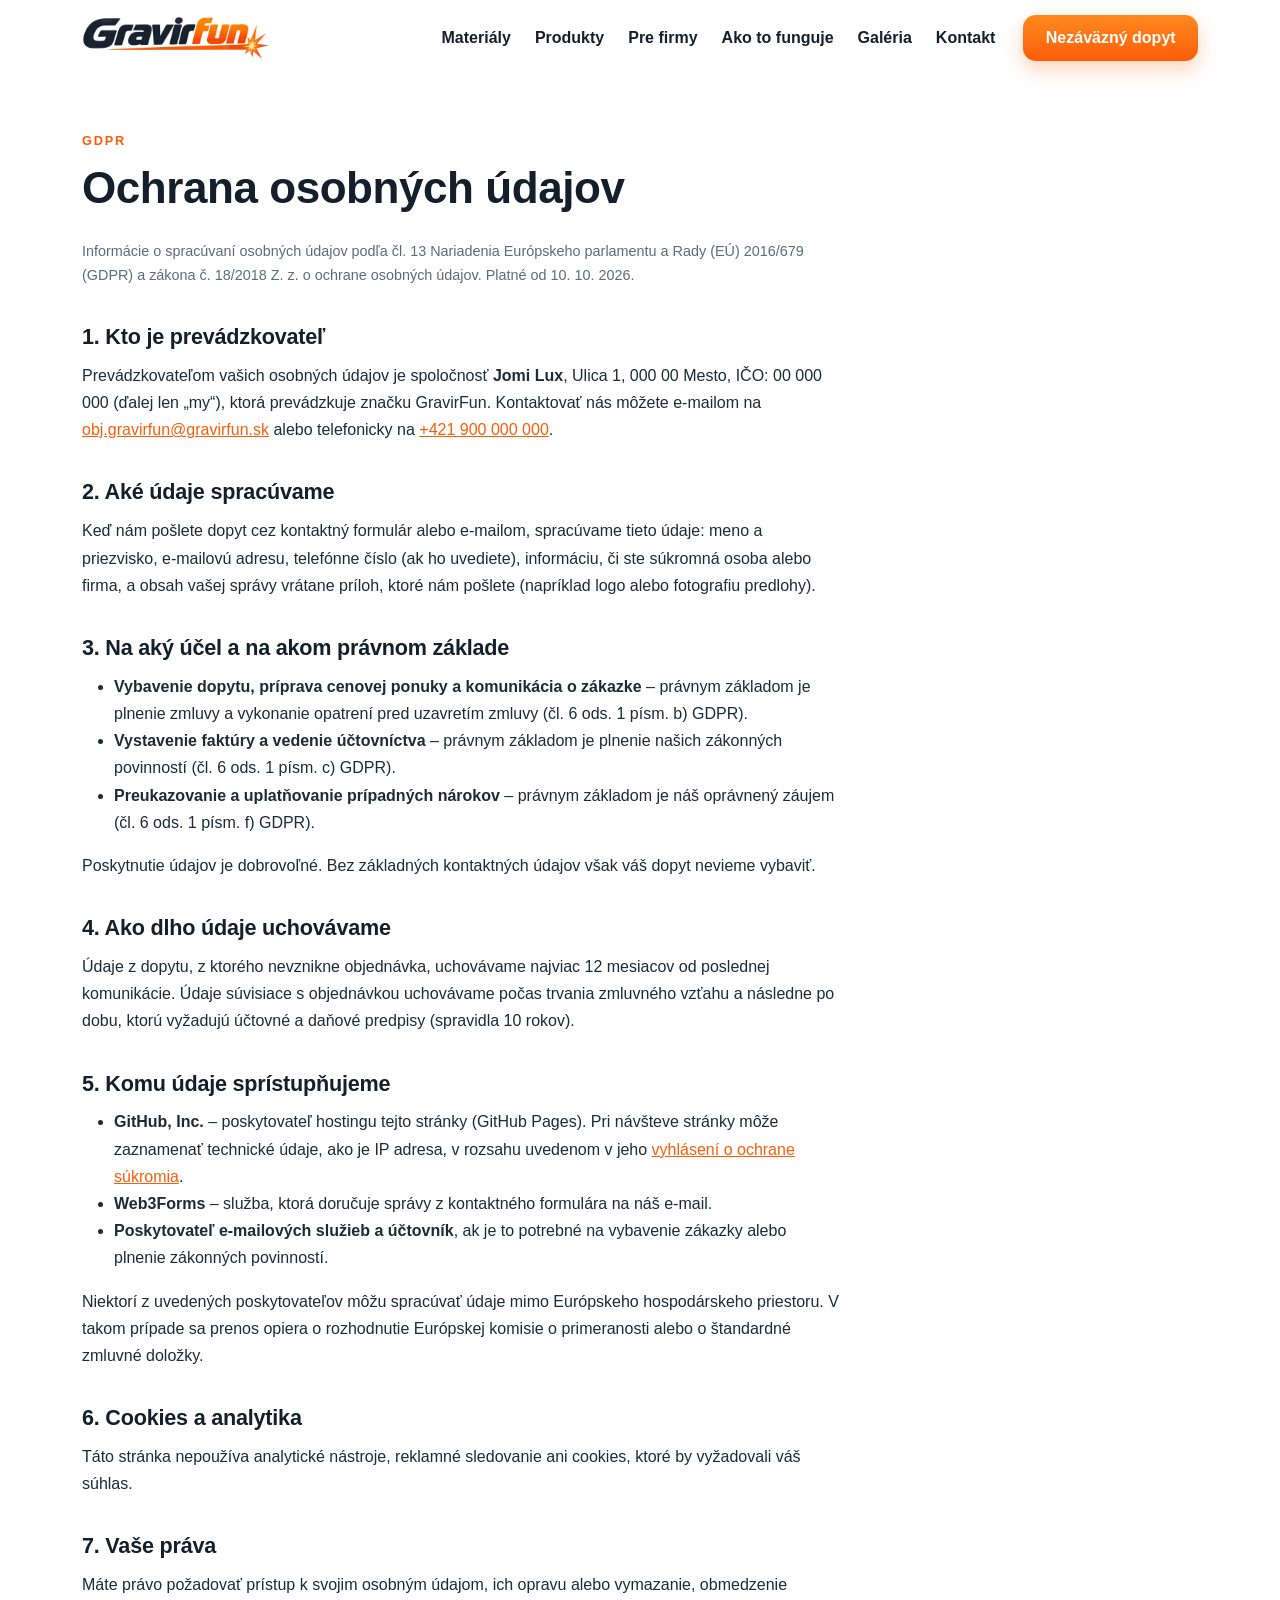
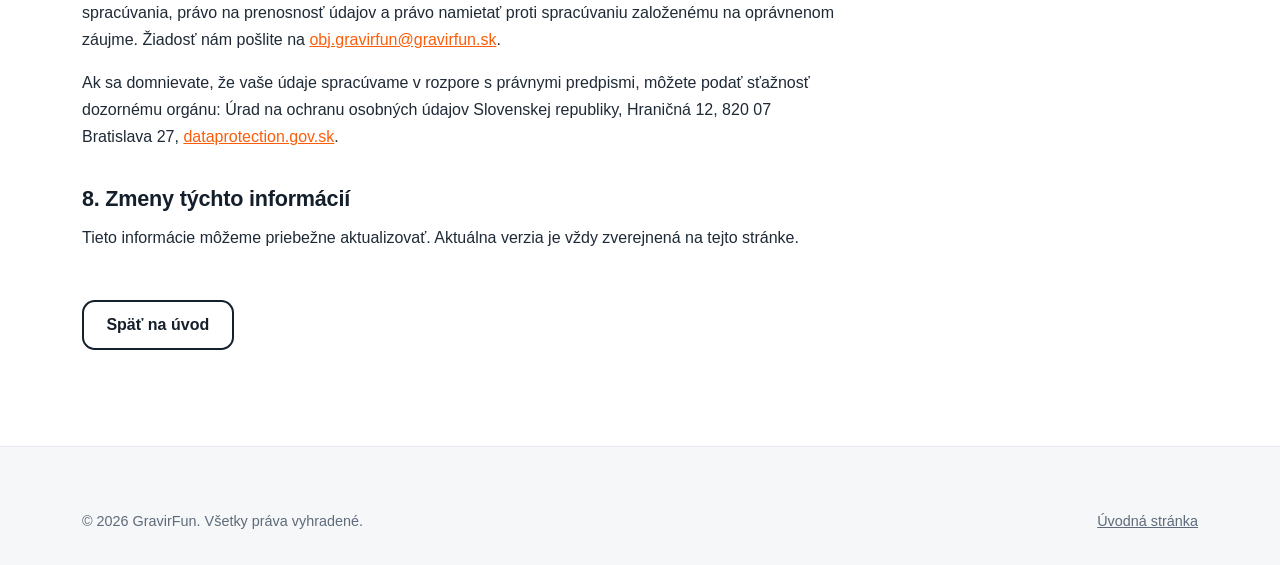
<file: ochrana-osobnych-udajov.html>
<!doctype html>
<html lang="sk">
<head>
  <meta charset="utf-8">
  <meta name="viewport" content="width=device-width, initial-scale=1">
  <title>Ochrana osobných údajov | GravirFun</title>
  <meta name="description" content="Informácie o spracúvaní osobných údajov na webe GravirFun.">
  <meta name="robots" content="noindex, follow">
  <meta name="theme-color" content="#ff6a00">
  <link rel="icon" href="assets/img/favicon.svg" type="image/svg+xml">
  <link rel="icon" href="assets/img/icon-192.png" sizes="192x192" type="image/png">
  <link rel="apple-touch-icon" href="assets/img/apple-touch-icon.png">
  <link rel="stylesheet" href="assets/vendor/bootstrap/bootstrap.min.css">
  <link rel="stylesheet" href="assets/css/style.css">
</head>
<body>
  <!-- DOPLNIŤ: údaje prevádzkovateľa (Jomi Lux) v časti 1 a kontaktný e-mail v časti 7.
       Text je všeobecný vzor informačnej povinnosti, nie právne poradenstvo – pred spustením si ho skontrolujte. -->

  <nav class="navbar navbar-expand-lg fixed-top scrolled" id="mainNav" aria-label="Hlavná navigácia">
    <div class="container">
      <a class="navbar-brand" href="index.html">
        <img src="assets/img/logo-nav.png" alt="GravirFun" width="520" height="122">
      </a>
      <button class="navbar-toggler" type="button" data-bs-toggle="collapse" data-bs-target="#navMenu" aria-controls="navMenu" aria-expanded="false" aria-label="Otvoriť menu">
        <span class="navbar-toggler-icon"></span>
      </button>
      <div class="collapse navbar-collapse" id="navMenu">
        <ul class="navbar-nav ms-auto align-items-lg-center">
          <li class="nav-item"><a class="nav-link" href="index.html#materialy">Materiály</a></li>
          <li class="nav-item"><a class="nav-link" href="index.html#produkty">Produkty</a></li>
          <li class="nav-item"><a class="nav-link" href="index.html#firmy">Pre firmy</a></li>
          <li class="nav-item"><a class="nav-link" href="index.html#postup">Ako to funguje</a></li>
          <li class="nav-item"><a class="nav-link" href="index.html#galeria">Galéria</a></li>
          <li class="nav-item"><a class="nav-link" href="index.html#kontakt">Kontakt</a></li>
          <li class="nav-item ms-lg-3 mt-3 mt-lg-0"><a class="btn btn-brand" href="index.html#kontakt">Nezáväzný dopyt</a></li>
        </ul>
      </div>
    </div>
  </nav>

  <main class="page">
    <div class="container">
      <div class="content">
        <span class="eyebrow">GDPR</span>
        <h1>Ochrana osobných údajov</h1>
        <p class="meta">Informácie o spracúvaní osobných údajov podľa čl. 13 Nariadenia Európskeho parlamentu a Rady (EÚ) 2016/679 (GDPR) a zákona č. 18/2018 Z. z. o ochrane osobných údajov. Platné od 10. 10. 2026.</p>

        <h2>1. Kto je prevádzkovateľ</h2>
        <p>Prevádzkovateľom vašich osobných údajov je spoločnosť <strong>Jomi Lux</strong>, Ulica 1, 000 00 Mesto, IČO: 00 000 000 (ďalej len „my“), ktorá prevádzkuje značku GravirFun. Kontaktovať nás môžete e-mailom na <a href="mailto:obj.gravirfun@gravirfun.sk">obj.gravirfun@gravirfun.sk</a> alebo telefonicky na <a href="tel:+421900000000">+421 900 000 000</a>.</p>

        <h2>2. Aké údaje spracúvame</h2>
        <p>Keď nám pošlete dopyt cez kontaktný formulár alebo e-mailom, spracúvame tieto údaje: meno a priezvisko, e-mailovú adresu, telefónne číslo (ak ho uvediete), informáciu, či ste súkromná osoba alebo firma, a obsah vašej správy vrátane príloh, ktoré nám pošlete (napríklad logo alebo fotografiu predlohy).</p>

        <h2>3. Na aký účel a na akom právnom základe</h2>
        <ul>
          <li><strong>Vybavenie dopytu, príprava cenovej ponuky a komunikácia o zákazke</strong> – právnym základom je plnenie zmluvy a vykonanie opatrení pred uzavretím zmluvy (čl. 6 ods. 1 písm. b) GDPR).</li>
          <li><strong>Vystavenie faktúry a vedenie účtovníctva</strong> – právnym základom je plnenie našich zákonných povinností (čl. 6 ods. 1 písm. c) GDPR).</li>
          <li><strong>Preukazovanie a uplatňovanie prípadných nárokov</strong> – právnym základom je náš oprávnený záujem (čl. 6 ods. 1 písm. f) GDPR).</li>
        </ul>
        <p>Poskytnutie údajov je dobrovoľné. Bez základných kontaktných údajov však váš dopyt nevieme vybaviť.</p>

        <h2>4. Ako dlho údaje uchovávame</h2>
        <p>Údaje z dopytu, z ktorého nevznikne objednávka, uchovávame najviac 12 mesiacov od poslednej komunikácie. Údaje súvisiace s objednávkou uchovávame počas trvania zmluvného vzťahu a následne po dobu, ktorú vyžadujú účtovné a daňové predpisy (spravidla 10 rokov).</p>

        <h2>5. Komu údaje sprístupňujeme</h2>
        <ul>
          <li><strong>GitHub, Inc.</strong> – poskytovateľ hostingu tejto stránky (GitHub Pages). Pri návšteve stránky môže zaznamenať technické údaje, ako je IP adresa, v rozsahu uvedenom v jeho <a href="https://docs.github.com/site-policy/privacy-policies/github-general-privacy-statement" rel="noopener" target="_blank">vyhlásení o ochrane súkromia</a>.</li>
          <li><strong>Web3Forms</strong> – služba, ktorá doručuje správy z kontaktného formulára na náš e-mail.</li>
          <li><strong>Poskytovateľ e-mailových služieb a účtovník</strong>, ak je to potrebné na vybavenie zákazky alebo plnenie zákonných povinností.</li>
        </ul>
        <p>Niektorí z uvedených poskytovateľov môžu spracúvať údaje mimo Európskeho hospodárskeho priestoru. V takom prípade sa prenos opiera o rozhodnutie Európskej komisie o primeranosti alebo o štandardné zmluvné doložky.</p>

        <h2>6. Cookies a analytika</h2>
        <p>Táto stránka nepoužíva analytické nástroje, reklamné sledovanie ani cookies, ktoré by vyžadovali váš súhlas.</p>

        <h2>7. Vaše práva</h2>
        <p>Máte právo požadovať prístup k svojim osobným údajom, ich opravu alebo vymazanie, obmedzenie spracúvania, právo na prenosnosť údajov a právo namietať proti spracúvaniu založenému na oprávnenom záujme. Žiadosť nám pošlite na <a href="mailto:obj.gravirfun@gravirfun.sk">obj.gravirfun@gravirfun.sk</a>.</p>
        <p>Ak sa domnievate, že vaše údaje spracúvame v rozpore s právnymi predpismi, môžete podať sťažnosť dozornému orgánu: Úrad na ochranu osobných údajov Slovenskej republiky, Hraničná 12, 820 07 Bratislava 27, <a href="https://dataprotection.gov.sk" rel="noopener" target="_blank">dataprotection.gov.sk</a>.</p>

        <h2>8. Zmeny týchto informácií</h2>
        <p>Tieto informácie môžeme priebežne aktualizovať. Aktuálna verzia je vždy zverejnená na tejto stránke.</p>

        <p class="mt-5"><a href="index.html" class="btn btn-outline-navy">Späť na úvod</a></p>
      </div>
    </div>
  </main>

  <footer class="footer">
    <div class="container">
      <div class="footer-bottom" style="margin-top:0;border-top:0;padding-top:0">
        <span>© <span data-year>2026</span> GravirFun. Všetky práva vyhradené.</span>
        <a href="index.html">Úvodná stránka</a>
      </div>
    </div>
  </footer>

  <script src="assets/vendor/bootstrap/bootstrap.bundle.min.js"></script>
  <script src="assets/js/main.js"></script>
</body>
</html>
</file>
<file: assets/css/style.css>
/* GravirFun – vlastné štýly nad Bootstrapom 5.3
   Farby vychádzajú z loga: tmavá modročierna + oranžový prechod. */

:root {
  --gf-navy: #141f2b;
  --gf-navy-2: #1f2d3d;
  --gf-orange: #fc5d09;
  --gf-orange-2: #ff8a1f;
  --gf-orange-3: #ff9a2e;
  --gf-orange-soft: #fff1e6;
  --gf-text: #1f2a36;
  --gf-muted: #5f6b7a;
  --gf-bg: #ffffff;
  --gf-bg-alt: #f6f7f9;
  --gf-border: #e6e9ee;
  --gf-radius: 1.25rem;
  --gf-shadow: 0 10px 30px rgba(20, 31, 43, .07);
  --gf-shadow-lg: 0 20px 50px rgba(20, 31, 43, .12);

  --bs-body-font-family: "Inter", -apple-system, BlinkMacSystemFont, "Segoe UI", Roboto, "Helvetica Neue", Arial, sans-serif;
  --bs-body-color: var(--gf-text);
  --bs-body-bg: var(--gf-bg);
  --bs-link-color: var(--gf-orange);
  --bs-link-hover-color: #d64c02;
  --bs-link-color-rgb: 252, 93, 9;
  --bs-link-hover-color-rgb: 214, 76, 2;
}

html {
  scroll-behavior: smooth;
  scroll-padding-top: 84px;
}

@media (prefers-reduced-motion: reduce) {
  html { scroll-behavior: auto; }
}

body {
  background: var(--gf-bg);
  color: var(--gf-text);
  -webkit-font-smoothing: antialiased;
  overflow-x: hidden;
}

h1, h2, h3, h4, .h5 {
  color: var(--gf-navy);
  font-weight: 700;
  letter-spacing: -.01em;
}

p { color: var(--gf-text); }

.text-brand { color: var(--gf-orange); }
.text-white-75 { color: rgba(255, 255, 255, .78) !important; }

/* Ikony */
.icon {
  width: 1.25em;
  height: 1.25em;
  fill: none;
  stroke: currentColor;
  stroke-width: 2;
  stroke-linecap: round;
  stroke-linejoin: round;
  vertical-align: -.25em;
  flex: none;
}
.icon-xl { width: 3rem; height: 3rem; stroke-width: 1.5; }

/* Tlačidlá */
.btn {
  --bs-btn-border-radius: .8rem;
  --bs-btn-font-weight: 600;
  --bs-btn-padding-x: 1.4rem;
  --bs-btn-padding-y: .7rem;
}
.btn-lg {
  --bs-btn-padding-x: 1.7rem;
  --bs-btn-padding-y: .85rem;
  --bs-btn-font-size: 1.05rem;
}
.btn-brand {
  color: #fff;
  background: linear-gradient(180deg, var(--gf-orange-2) 0%, var(--gf-orange) 100%);
  border: 0;
  box-shadow: 0 8px 20px rgba(252, 93, 9, .28);
  transition: transform .15s ease, box-shadow .15s ease, filter .15s ease;
}
.btn-brand:hover, .btn-brand:focus-visible {
  color: #fff;
  transform: translateY(-1px);
  box-shadow: 0 12px 26px rgba(252, 93, 9, .34);
  filter: brightness(1.04);
}
.btn-brand:active { transform: translateY(0); color: #fff; }
.btn-brand:disabled { color: #fff; opacity: .7; }
.btn-outline-navy {
  color: var(--gf-navy);
  border: 2px solid var(--gf-navy);
  background: transparent;
}
.btn-outline-navy:hover, .btn-outline-navy:focus-visible {
  color: #fff;
  background: var(--gf-navy);
  border-color: var(--gf-navy);
}

/* Navigácia */
#mainNav {
  background: rgba(255, 255, 255, .92);
  backdrop-filter: saturate(180%) blur(10px);
  -webkit-backdrop-filter: saturate(180%) blur(10px);
  padding-top: .7rem;
  padding-bottom: .7rem;
  transition: box-shadow .2s ease, background .2s ease;
}
#mainNav.scrolled {
  background: rgba(255, 255, 255, .97);
  box-shadow: 0 2px 20px rgba(20, 31, 43, .08);
}
#mainNav .navbar-brand img {
  height: 44px;
  width: auto;
  display: block;
}
#mainNav .nav-link {
  color: var(--gf-navy);
  font-weight: 600;
  padding: .5rem .75rem;
  border-radius: .5rem;
  white-space: nowrap;
  transition: color .15s ease, background .15s ease;
}
@media (min-width: 992px) and (max-width: 1199.98px) {
  #mainNav .navbar-brand img { height: 38px; }
  #mainNav .nav-link { padding: .5rem .5rem; font-size: .92rem; }
  #mainNav .btn-brand { --bs-btn-padding-x: 1rem; --bs-btn-font-size: .92rem; white-space: nowrap; }
}
#mainNav .nav-link:hover, #mainNav .nav-link:focus-visible { color: var(--gf-orange); }
#mainNav .nav-link.active { color: var(--gf-orange); }
#mainNav .navbar-toggler { border: 0; padding: .35rem .5rem; }
#mainNav .navbar-toggler:focus { box-shadow: 0 0 0 .2rem rgba(252, 93, 9, .25); }
@media (max-width: 991.98px) {
  #mainNav .navbar-collapse {
    margin-top: .75rem;
    padding: .75rem .25rem 1rem;
    border-top: 1px solid var(--gf-border);
  }
  #mainNav .btn-brand { width: 100%; }
}

/* Sekcie */
.section { padding: 5.5rem 0; }
.section-alt { background: var(--gf-bg-alt); }
.section-head {
  max-width: 700px;
  margin: 0 auto 3rem;
  text-align: center;
}
.section-head h2 { font-size: clamp(1.85rem, 3.2vw, 2.5rem); margin-bottom: .75rem; }
.section-head .sub { color: var(--gf-muted); font-size: 1.1rem; margin: 0; }
.eyebrow {
  display: inline-block;
  color: var(--gf-orange);
  font-size: .8rem;
  font-weight: 700;
  letter-spacing: .14em;
  text-transform: uppercase;
  margin-bottom: .75rem;
}
.eyebrow-light { color: var(--gf-orange-3); }
@media (max-width: 767.98px) {
  .section { padding: 4rem 0; }
}

/* Úvod */
.hero {
  padding: 8.5rem 0 5rem;
  background:
    radial-gradient(900px 500px at 85% 10%, var(--gf-orange-soft) 0%, rgba(255, 241, 230, 0) 60%),
    radial-gradient(600px 400px at 5% 90%, #f3f5f8 0%, rgba(243, 245, 248, 0) 60%),
    var(--gf-bg);
}
.hero-title {
  font-size: clamp(2.4rem, 5.2vw, 3.9rem);
  line-height: 1.08;
  margin-bottom: 1.25rem;
}
.hero-lead {
  color: var(--gf-muted);
  font-size: 1.2rem;
  max-width: 34rem;
}
.hero-points {
  display: flex;
  flex-wrap: wrap;
  gap: .6rem 1.5rem;
  margin: 2rem 0 0;
  padding: 0;
  color: var(--gf-navy);
  font-weight: 600;
  font-size: .95rem;
}
.hero-points .icon { color: var(--gf-orange); stroke-width: 2.5; }
.hero-visual {
  position: relative;
  max-width: 560px;
  margin: 0 auto;
}
.hero-visual > svg { width: 100%; height: auto; display: block; }
.chip {
  position: absolute;
  display: inline-flex;
  align-items: center;
  gap: .4rem;
  background: #fff;
  color: var(--gf-navy);
  font-weight: 600;
  font-size: .9rem;
  padding: .45rem .9rem;
  border-radius: 999px;
  box-shadow: var(--gf-shadow);
  border: 1px solid var(--gf-border);
  animation: float 6s ease-in-out infinite;
}
.chip .icon { color: var(--gf-orange); }
.chip-1 { left: 2%; top: 14%; animation-delay: 0s; }
.chip-2 { right: 4%; top: 6%; animation-delay: -1.5s; }
.chip-3 { left: 6%; bottom: 10%; animation-delay: -3s; }
.chip-4 { right: 8%; bottom: 4%; animation-delay: -4.5s; }
@keyframes float {
  0%, 100% { transform: translateY(0); }
  50% { transform: translateY(-7px); }
}
@media (prefers-reduced-motion: reduce) {
  .chip { animation: none; }
}
@media (max-width: 767.98px) {
  .hero { padding-top: 7rem; }
  .chip { font-size: .8rem; padding: .35rem .7rem; }
}

/* Materiály */
.material {
  text-align: center;
  padding: 1.5rem 1rem;
  border-radius: var(--gf-radius);
  background: #fff;
  border: 1px solid var(--gf-border);
  height: 100%;
  transition: transform .2s ease, box-shadow .2s ease, border-color .2s ease;
}
.material:hover {
  transform: translateY(-4px);
  box-shadow: var(--gf-shadow);
  border-color: #ffd9bf;
}
.material h3 { font-size: 1.05rem; margin: 1rem 0 .4rem; }
.material p { color: var(--gf-muted); font-size: .88rem; margin: 0; }
.icon-circle {
  width: 56px;
  height: 56px;
  margin: 0 auto;
  border-radius: 50%;
  display: grid;
  place-items: center;
  background: var(--gf-orange-soft);
  color: var(--gf-orange);
}
.icon-circle .icon { width: 1.6rem; height: 1.6rem; }
.icon-circle-sm { width: 44px; height: 44px; margin: 0; }
.icon-circle-sm .icon { width: 1.3rem; height: 1.3rem; }

/* Karty a produkty */
.card-soft {
  border: 0;
  border-radius: var(--gf-radius);
  box-shadow: var(--gf-shadow);
  overflow: hidden;
  background: #fff;
  transition: transform .2s ease, box-shadow .2s ease;
}
.card-soft:hover { transform: translateY(-4px); box-shadow: var(--gf-shadow-lg); }
.product .card-body { padding: 1.5rem; }
.product p { color: var(--gf-muted); font-size: .95rem; }
.product .more {
  display: inline-flex;
  align-items: center;
  gap: .25rem;
  font-weight: 600;
  text-decoration: none;
}
.product .more:hover { text-decoration: underline; }
.product-img {
  width: 100%;
  aspect-ratio: 4 / 3;
  object-fit: cover;
  display: block;
}

/* Zástupné vizuály (kým nie sú fotky) */
.ph {
  position: relative;
  aspect-ratio: 4 / 3;
  display: grid;
  place-items: center;
  color: var(--gf-navy);
  background: linear-gradient(135deg, #f6f7f9, #e9edf2);
}
.ph .icon-xl { opacity: .55; }
.ph-wood { background: linear-gradient(135deg, #f8ead9, #ead1b3); color: #7a4f2a; }
.ph-glass { background: linear-gradient(135deg, #e8f3fa, #cfe3f0); color: #2b5a7a; }
.ph-metal { background: linear-gradient(135deg, #eef0f3, #d6dbe2); color: #46515f; }
.ph-leather { background: linear-gradient(135deg, #f3e4da, #dfc2ad); color: #7a4a2e; }
.ph-orange { background: linear-gradient(135deg, #fff1e6, #ffd4b0); color: #c94a05; }
.ph-navy { background: linear-gradient(135deg, #1f2d3d, #141f2b); color: #ff9a2e; }
.ph-badge {
  position: absolute;
  left: .75rem;
  bottom: .75rem;
  font-size: .72rem;
  font-weight: 600;
  letter-spacing: .04em;
  text-transform: uppercase;
  background: rgba(255, 255, 255, .85);
  color: var(--gf-navy);
  padding: .25rem .6rem;
  border-radius: 999px;
}

/* Pre firmy */
.band-navy {
  background:
    radial-gradient(700px 400px at 90% 0%, rgba(252, 93, 9, .22) 0%, rgba(252, 93, 9, 0) 60%),
    var(--gf-navy);
  color: #fff;
}
.band-navy h2 { font-size: clamp(1.85rem, 3.2vw, 2.4rem); }
.feature-tile {
  height: 100%;
  padding: 1.5rem;
  border-radius: 1rem;
  background: rgba(255, 255, 255, .05);
  border: 1px solid rgba(255, 255, 255, .1);
  transition: background .2s ease, transform .2s ease;
}
.feature-tile:hover { background: rgba(255, 255, 255, .09); transform: translateY(-3px); }
.feature-tile .icon { width: 1.8rem; height: 1.8rem; color: var(--gf-orange-3); stroke-width: 1.75; }
.feature-tile h3 { color: #fff; font-size: 1.05rem; margin: .9rem 0 .4rem; }
.feature-tile p { color: rgba(255, 255, 255, .72); font-size: .92rem; margin: 0; }

/* Postup */
.step {
  position: relative;
  padding: 2rem 1.5rem 1.5rem;
  border-radius: var(--gf-radius);
  border: 1px solid var(--gf-border);
  background: #fff;
  height: 100%;
  text-align: center;
}
.step-number {
  position: absolute;
  top: -1rem;
  left: 50%;
  transform: translateX(-50%);
  width: 2.1rem;
  height: 2.1rem;
  border-radius: 50%;
  background: linear-gradient(180deg, var(--gf-orange-2), var(--gf-orange));
  color: #fff;
  font-weight: 700;
  display: grid;
  place-items: center;
  box-shadow: 0 6px 14px rgba(252, 93, 9, .3);
}
.step h3 { font-size: 1.15rem; margin: 1rem 0 .5rem; }
.step p { color: var(--gf-muted); font-size: .95rem; margin: 0; }
.price-box {
  padding: 2rem;
  border-radius: var(--gf-radius);
  background: var(--gf-orange-soft);
  border: 1px solid #ffd9bf;
}
.price-box h3 { font-size: 1.3rem; }
.price-box p { color: var(--gf-text); }

/* Galéria */
.gallery-item { margin: 0; }
.gallery-item .ph, .gallery-item img {
  border-radius: 1rem;
  overflow: hidden;
  box-shadow: var(--gf-shadow);
}
.gallery-item img {
  width: 100%;
  aspect-ratio: 4 / 3;
  object-fit: cover;
  display: block;
}
.gallery-item figcaption {
  margin-top: .75rem;
  font-weight: 600;
  color: var(--gf-navy);
  font-size: .95rem;
}

/* Kontakt */
.contact-card {
  height: 100%;
  padding: 2rem;
  border-radius: var(--gf-radius);
  background: var(--gf-bg-alt);
  border: 1px solid var(--gf-border);
}
.contact-list li {
  display: flex;
  gap: 1rem;
  align-items: flex-start;
  margin-bottom: 1.25rem;
}
.contact-list .label {
  display: block;
  font-size: .78rem;
  text-transform: uppercase;
  letter-spacing: .08em;
  color: var(--gf-muted);
  font-weight: 600;
  margin-bottom: .15rem;
}
.contact-list a { color: var(--gf-navy); font-weight: 600; text-decoration: none; }
.contact-list a:hover { color: var(--gf-orange); }
.contact-form .form-label { font-weight: 600; color: var(--gf-navy); }
.contact-form .req { color: var(--gf-orange); }
.contact-form .form-control, .contact-form .form-select {
  border-radius: .7rem;
  padding: .75rem .95rem;
  border-color: #d9dee5;
}
.contact-form .form-control:focus, .contact-form .form-select:focus {
  border-color: var(--gf-orange-2);
  box-shadow: 0 0 0 .25rem rgba(252, 93, 9, .18);
}
.contact-form .form-check-input:checked {
  background-color: var(--gf-orange);
  border-color: var(--gf-orange);
}
.contact-form .form-check-input:focus { box-shadow: 0 0 0 .25rem rgba(252, 93, 9, .18); border-color: var(--gf-orange-2); }

/* Pätička */
.footer {
  background: var(--gf-bg-alt);
  border-top: 1px solid var(--gf-border);
  padding: 4rem 0 2rem;
}
.footer-logo { width: 220px; max-width: 100%; height: auto; }
.footer-title {
  font-size: .85rem;
  text-transform: uppercase;
  letter-spacing: .1em;
  color: var(--gf-muted);
  margin-bottom: 1rem;
}
.footer-links li { margin-bottom: .5rem; }
.footer-links a, .footer-address a { color: var(--gf-navy); text-decoration: none; font-weight: 500; }
.footer-links a:hover, .footer-address a:hover { color: var(--gf-orange); }
.footer-address { color: var(--gf-muted); font-style: normal; line-height: 1.7; margin: 0; overflow-wrap: anywhere; }
.contact-list a, .contact-list span { overflow-wrap: anywhere; }
.footer-bottom {
  margin-top: 3rem;
  padding-top: 1.5rem;
  border-top: 1px solid var(--gf-border);
  display: flex;
  flex-wrap: wrap;
  justify-content: space-between;
  gap: .5rem 1.5rem;
  color: var(--gf-muted);
  font-size: .9rem;
}
.footer-bottom a { color: var(--gf-muted); }
.footer-bottom a:hover { color: var(--gf-orange); }

/* Podstránky (ochrana údajov, 404) */
.page {
  padding: 8rem 0 5rem;
  min-height: 70vh;
}
.page .content { max-width: 760px; }
.page h1 { font-size: clamp(2rem, 4vw, 2.75rem); margin-bottom: 1.5rem; }
.page h2 { font-size: 1.35rem; margin: 2.25rem 0 .75rem; }
.page p, .page li { color: var(--gf-text); line-height: 1.7; }
.page .meta { color: var(--gf-muted); font-size: .9rem; }
.page-404 { text-align: center; }
.page-404 .big {
  font-size: clamp(5rem, 15vw, 9rem);
  font-weight: 800;
  line-height: 1;
  color: var(--gf-orange);
  letter-spacing: -.04em;
}
</file>
